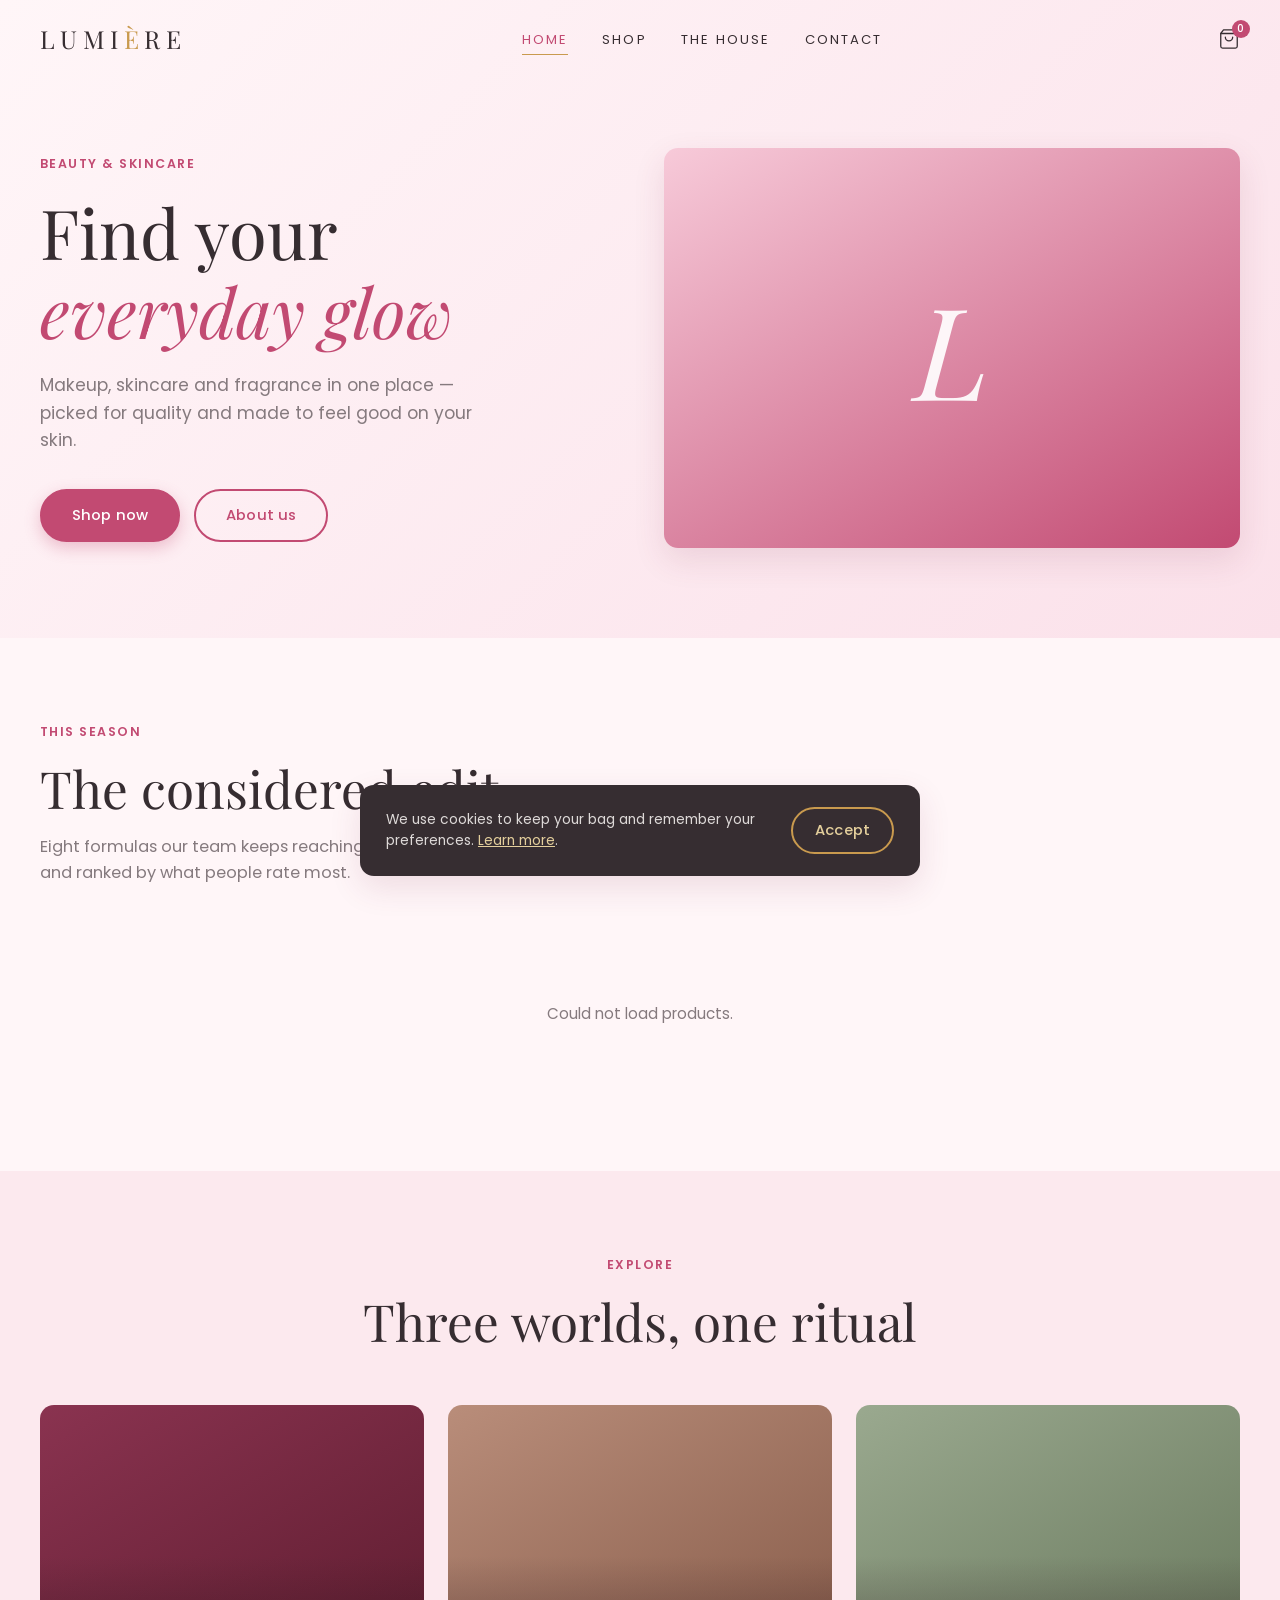
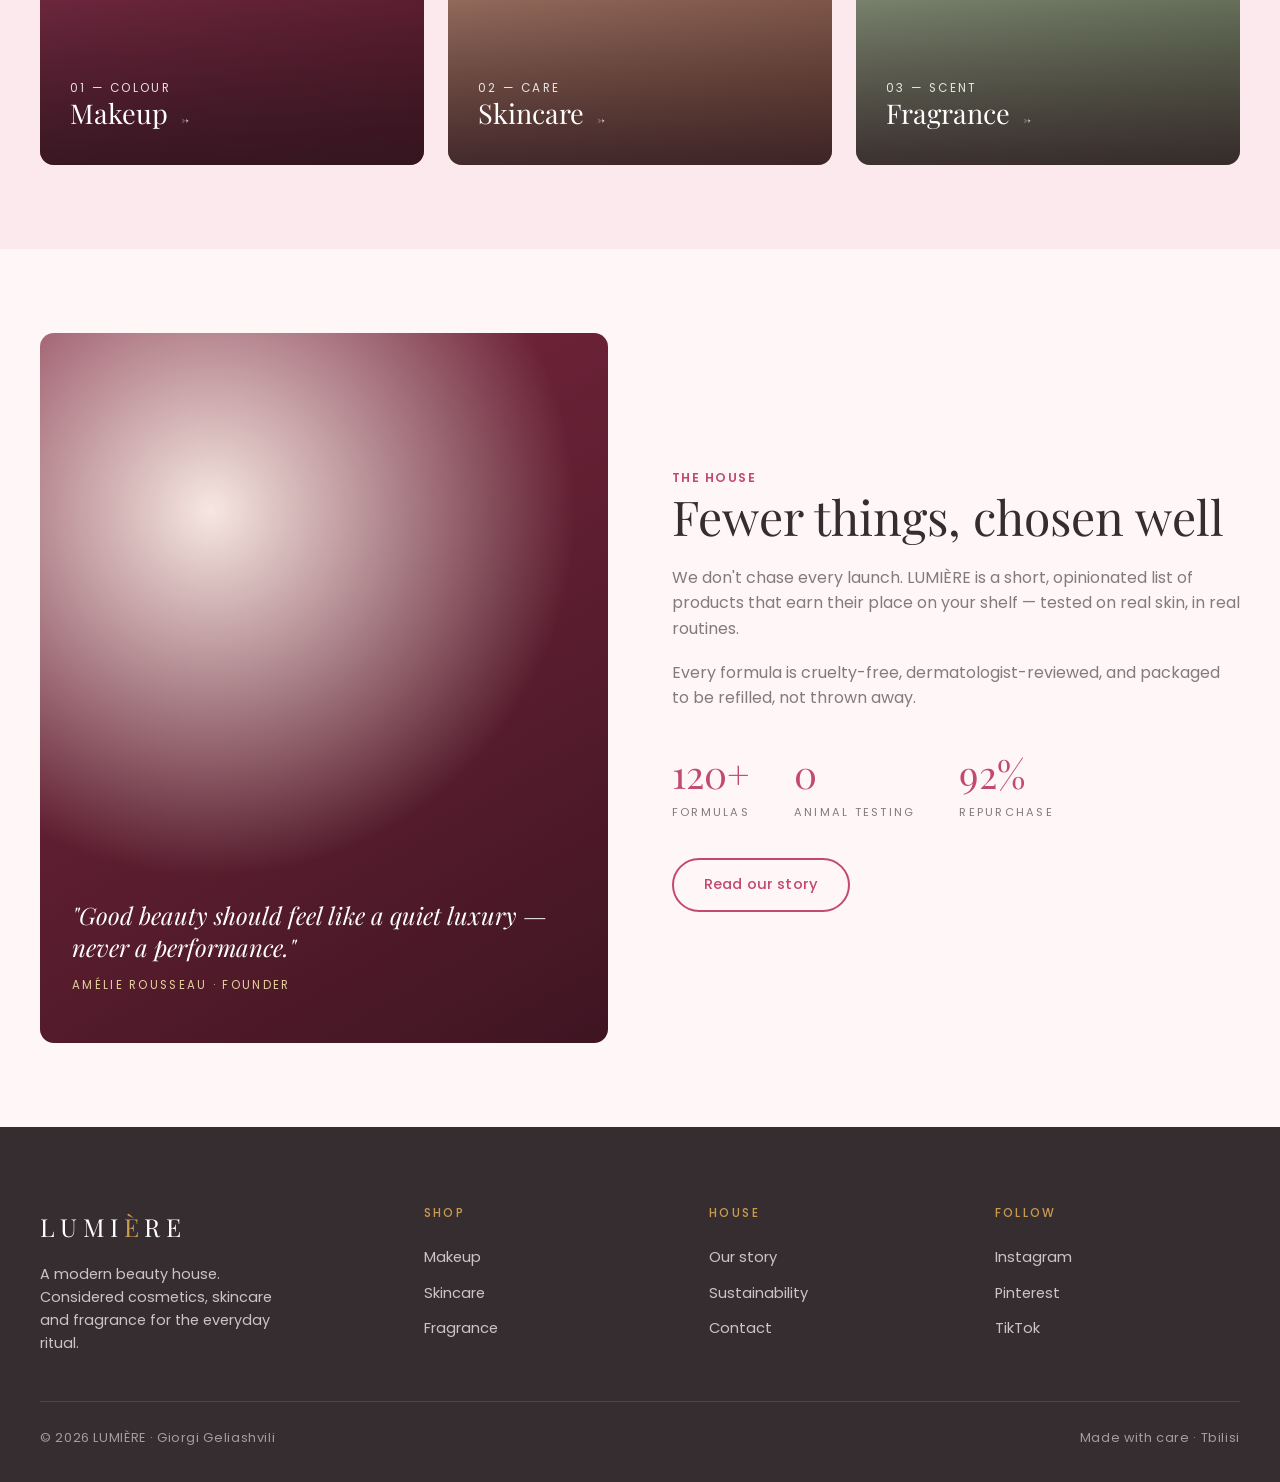
<file: index.html>
<!DOCTYPE html>
<html lang="en">
<head>
  <meta charset="UTF-8">
  <meta name="viewport" content="width=device-width, initial-scale=1.0">
  <meta name="description" content="LUMIÈRE — a modern beauty house. Clean, considered cosmetics, skincare and fragrance, chosen for how they perform and how they feel.">
  <title>LUMIÈRE — Beauty, considered</title>
  <link rel="preconnect" href="https://fonts.googleapis.com">
  <link rel="preconnect" href="https://fonts.gstatic.com" crossorigin>
  <link href="https://fonts.googleapis.com/css2?family=Playfair+Display:ital,wght@0,500;0,600;0,700;1,500;1,600&family=Poppins:wght@300;400;500;600&display=swap" rel="stylesheet">
  <link rel="stylesheet" href="css/style.css">
</head>
<body>

  <!-- ============ HEADER ============ -->
  <header class="site-header">
    <div class="header-inner">
      <a href="index.html" class="brand">LUMI<span>È</span>RE</a>

      <nav aria-label="Primary">
        <ul class="nav-menu" id="nav-menu">
          <li><a href="index.html" class="nav-link active">Home</a></li>
          <li><a href="shop.html" class="nav-link">Shop</a></li>
          <li><a href="about.html" class="nav-link">The House</a></li>
          <li><a href="contact.html" class="nav-link">Contact</a></li>
        </ul>
      </nav>

      <div class="header-actions">
        <a href="shop.html" class="cart-btn" aria-label="Shopping bag">
          <svg viewBox="0 0 24 24" fill="none" stroke-width="1.4" stroke-linecap="round" stroke-linejoin="round"><path d="M6 2 3 6v14a2 2 0 0 0 2 2h14a2 2 0 0 0 2-2V6l-3-4z"/><path d="M3 6h18"/><path d="M16 10a4 4 0 0 1-8 0"/></svg>
          <span class="cart-count">0</span>
        </a>
        <button class="nav-toggle" aria-label="Toggle menu" aria-expanded="false" aria-controls="nav-menu">
          <span></span><span></span><span></span>
        </button>
      </div>
    </div>
  </header>

  <main>
    <!-- ============ HERO ============ -->
    <section class="hero">
      <div class="hero__inner">
        <div class="hero__copy">
          <p class="eyebrow hero__eyebrow">Beauty &amp; skincare</p>
          <h1>Find your <em>everyday glow</em></h1>
          <p class="hero__lead">Makeup, skincare and fragrance in one place — picked for quality and made to feel good on your skin.</p>
          <div class="hero__cta">
            <a href="shop.html" class="btn btn--solid">Shop now</a>
            <a href="about.html" class="btn">About us</a>
          </div>
        </div>

        <div class="hero__visual" aria-hidden="true">
          <span class="hero__monogram">L</span>
        </div>
      </div>
    </section>

    <!-- ============ FEATURED PRODUCTS (from API) ============ -->
    <section class="section" id="featured">
      <div class="wrap">
        <div class="section__head">
          <span class="eyebrow">This season</span>
          <h2>The considered edit</h2>
          <p>Eight formulas our team keeps reaching for — pulled live from our catalogue and ranked by what people rate most.</p>
        </div>
        <div class="products-grid" id="featured-grid"><!-- injected by home.js --></div>
      </div>
    </section>

    <!-- ============ CATEGORIES ============ -->
    <section class="section section--tint">
      <div class="wrap">
        <div class="section__head center">
          <span class="eyebrow">Explore</span>
          <h2>Three worlds, one ritual</h2>
        </div>
        <div class="cats">
          <a href="shop.html" class="cat-card cat-card--1" data-cat="beauty">
            <img class="cat-card__product" alt="" aria-hidden="true">
            <div><span>01 — Colour</span><h3>Makeup <span class="cat-arrow">→</span></h3></div>
          </a>
          <a href="shop.html" class="cat-card cat-card--2" data-cat="skin-care">
            <img class="cat-card__product" alt="" aria-hidden="true">
            <div><span>02 — Care</span><h3>Skincare <span class="cat-arrow">→</span></h3></div>
          </a>
          <a href="shop.html" class="cat-card cat-card--3" data-cat="fragrances">
            <img class="cat-card__product" alt="" aria-hidden="true">
            <div><span>03 — Scent</span><h3>Fragrance <span class="cat-arrow">→</span></h3></div>
          </a>
        </div>
      </div>
    </section>

    <!-- ============ EDITORIAL / STORY ============ -->
    <section class="section">
      <div class="wrap editorial">
        <div class="editorial__visual">
          <p class="quote">"Good beauty should feel like a quiet luxury — never a performance."
            <small>Amélie Rousseau · Founder</small></p>
        </div>
        <div class="editorial__text">
          <span class="eyebrow">The house</span>
          <h2>Fewer things, chosen well</h2>
          <p>We don't chase every launch. LUMIÈRE is a short, opinionated list of products that earn their place on your shelf — tested on real skin, in real routines.</p>
          <p>Every formula is cruelty-free, dermatologist-reviewed, and packaged to be refilled, not thrown away.</p>
          <div class="ledger">
            <div><span class="num">120+</span><span class="lbl">Formulas</span></div>
            <div><span class="num">0</span><span class="lbl">Animal testing</span></div>
            <div><span class="num">92%</span><span class="lbl">Repurchase</span></div>
          </div>
          <a href="about.html" class="btn">Read our story</a>
        </div>
      </div>
    </section>
  </main>

  <!-- ============ FOOTER ============ -->
  <footer class="site-footer">
    <div class="wrap">
      <div class="footer-grid">
        <div>
          <a href="index.html" class="brand">LUMI<span>È</span>RE</a>
          <p>A modern beauty house. Considered cosmetics, skincare and fragrance for the everyday ritual.</p>
        </div>
        <div class="footer-col">
          <h4>Shop</h4>
          <a href="shop.html">Makeup</a>
          <a href="shop.html">Skincare</a>
          <a href="shop.html">Fragrance</a>
        </div>
        <div class="footer-col">
          <h4>House</h4>
          <a href="about.html">Our story</a>
          <a href="about.html">Sustainability</a>
          <a href="contact.html">Contact</a>
        </div>
        <div class="footer-col">
          <h4>Follow</h4>
          <a href="#">Instagram</a>
          <a href="#">Pinterest</a>
          <a href="#">TikTok</a>
        </div>
      </div>
      <div class="footer-bottom">
        <span>© <span id="year">2026</span> LUMIÈRE · Giorgi Geliashvili</span>
        <span>Made with care · Tbilisi</span>
      </div>
    </div>
  </footer>

  <!-- ============ COOKIE CONSENT ============ -->
  <aside class="cookie" role="dialog" aria-label="Cookie notice">
    <p>We use cookies to keep your bag and remember your preferences. <a href="#">Learn more</a>.</p>
    <button class="btn" id="cookie-accept">Accept</button>
  </aside>

  <script src="js/products.js"></script>
  <script src="js/main.js"></script>
  <script src="js/home.js"></script>
</body>
</html>
</file>
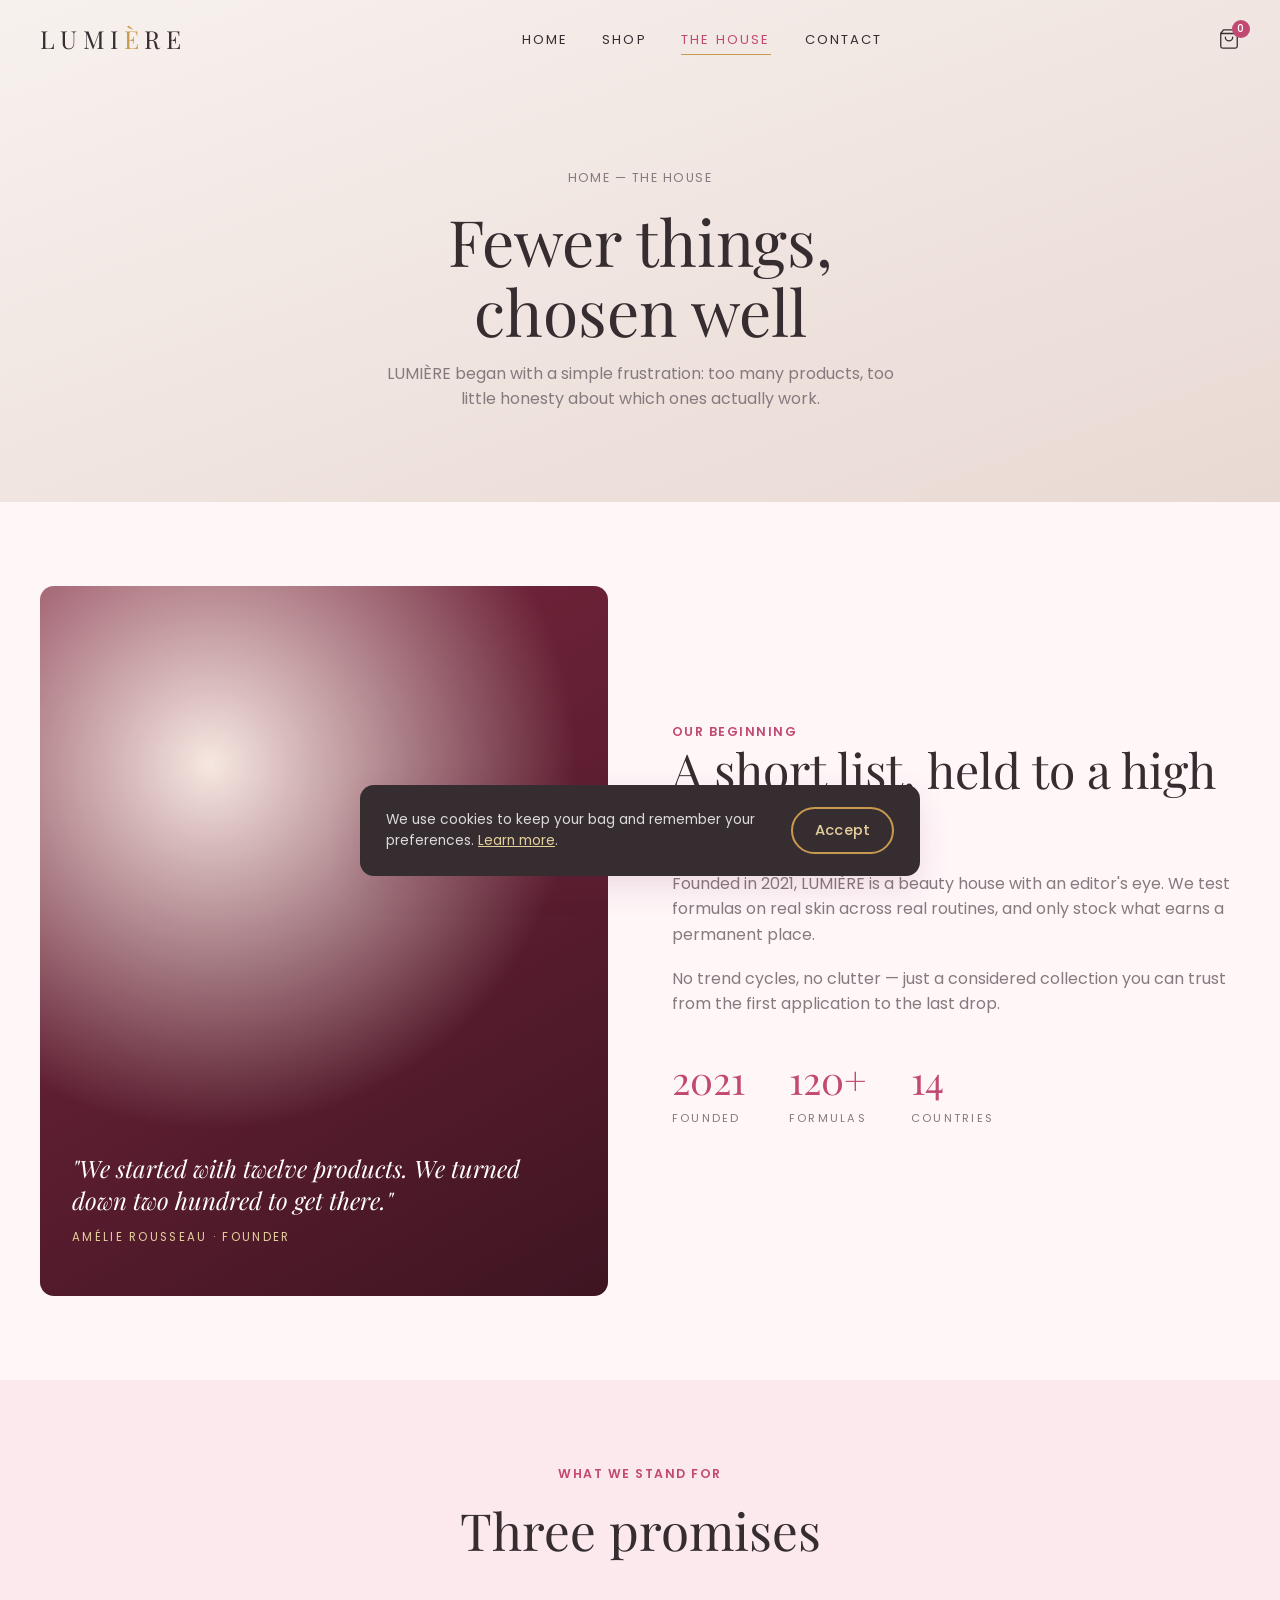
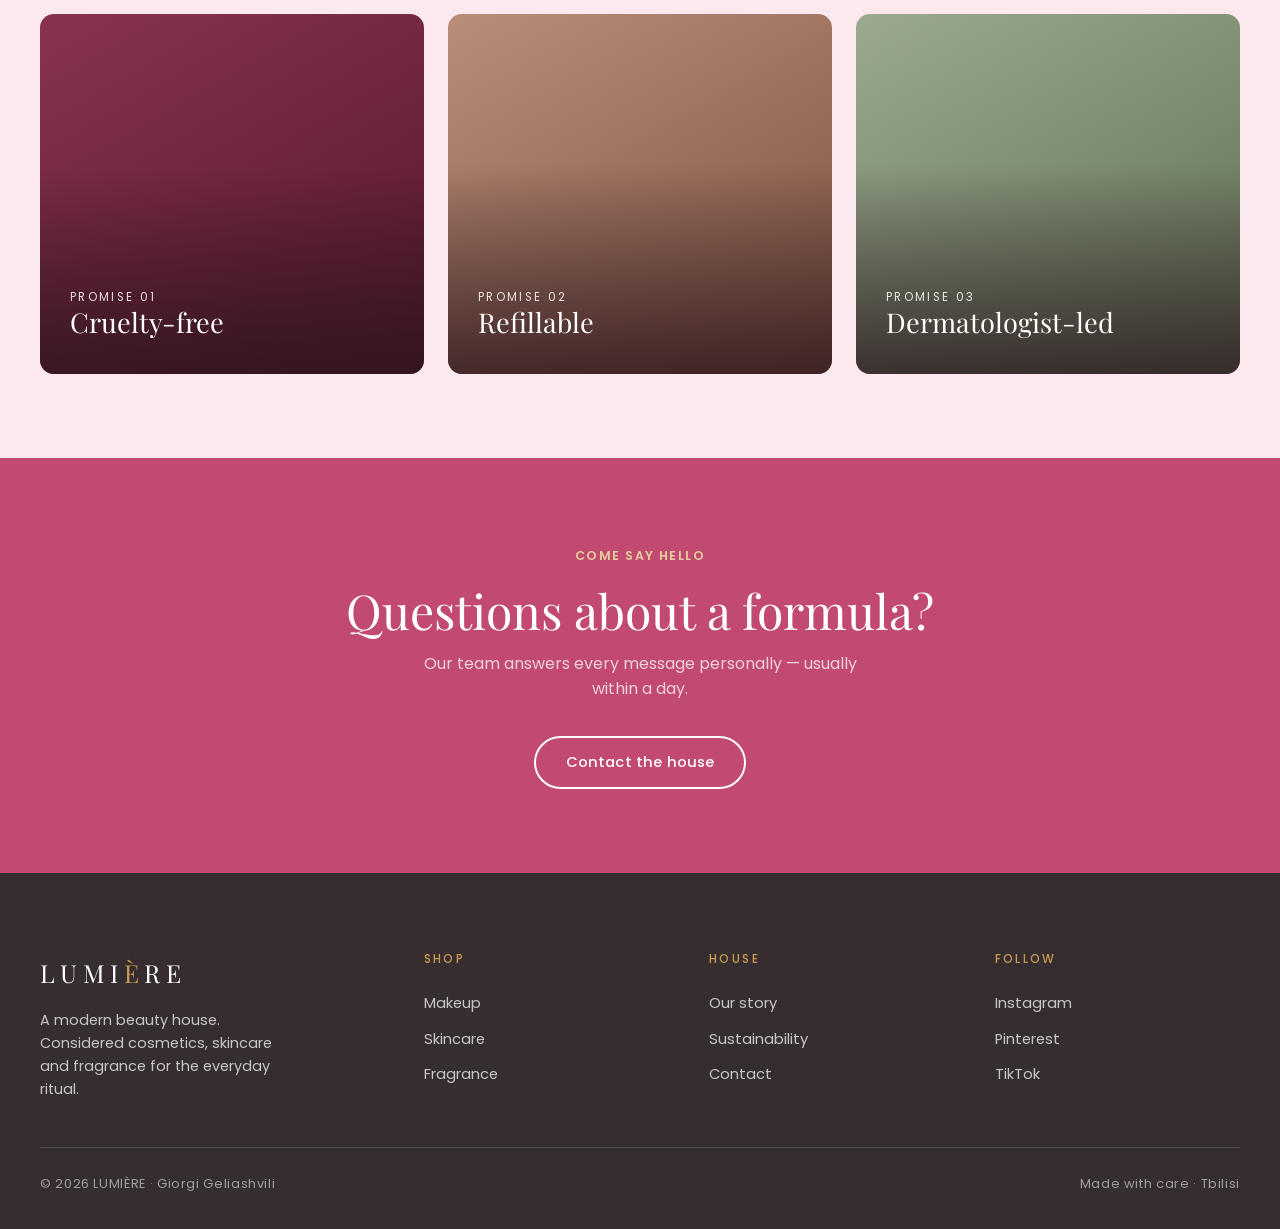
<file: about.html>
<!DOCTYPE html>
<html lang="en">
<head>
  <meta charset="UTF-8">
  <meta name="viewport" content="width=device-width, initial-scale=1.0">
  <meta name="description" content="The story behind LUMIÈRE — a beauty house built on fewer things, chosen well. Cruelty-free, refillable, dermatologist-reviewed.">
  <title>The House — LUMIÈRE</title>
  <link rel="preconnect" href="https://fonts.googleapis.com">
  <link rel="preconnect" href="https://fonts.gstatic.com" crossorigin>
  <link href="https://fonts.googleapis.com/css2?family=Playfair+Display:ital,wght@0,500;0,600;0,700;1,500;1,600&family=Poppins:wght@300;400;500;600&display=swap" rel="stylesheet">
  <link rel="stylesheet" href="css/style.css">
</head>
<body>

  <header class="site-header">
    <div class="header-inner">
      <a href="index.html" class="brand">LUMI<span>È</span>RE</a>
      <nav aria-label="Primary">
        <ul class="nav-menu" id="nav-menu">
          <li><a href="index.html" class="nav-link">Home</a></li>
          <li><a href="shop.html" class="nav-link">Shop</a></li>
          <li><a href="about.html" class="nav-link active">The House</a></li>
          <li><a href="contact.html" class="nav-link">Contact</a></li>
        </ul>
      </nav>
      <div class="header-actions">
        <a href="shop.html" class="cart-btn" aria-label="Shopping bag">
          <svg viewBox="0 0 24 24" fill="none" stroke-width="1.4" stroke-linecap="round" stroke-linejoin="round"><path d="M6 2 3 6v14a2 2 0 0 0 2 2h14a2 2 0 0 0 2-2V6l-3-4z"/><path d="M3 6h18"/><path d="M16 10a4 4 0 0 1-8 0"/></svg>
          <span class="cart-count">0</span>
        </a>
        <button class="nav-toggle" aria-label="Toggle menu" aria-expanded="false" aria-controls="nav-menu">
          <span></span><span></span><span></span>
        </button>
      </div>
    </div>
  </header>

  <main>
    <section class="page-hero">
      <div class="wrap">
        <p class="breadcrumb"><a href="index.html">Home</a> — The House</p>
        <h1>Fewer things,<br>chosen well</h1>
        <p>LUMIÈRE began with a simple frustration: too many products, too little honesty about which ones actually work.</p>
      </div>
    </section>

    <section class="section">
      <div class="wrap editorial">
        <div class="editorial__visual">
          <p class="quote">"We started with twelve products. We turned down two hundred to get there."
            <small>Amélie Rousseau · Founder</small></p>
        </div>
        <div class="editorial__text">
          <span class="eyebrow">Our beginning</span>
          <h2>A short list, held to a high bar</h2>
          <p>Founded in 2021, LUMIÈRE is a beauty house with an editor's eye. We test formulas on real skin across real routines, and only stock what earns a permanent place.</p>
          <p>No trend cycles, no clutter — just a considered collection you can trust from the first application to the last drop.</p>
          <div class="ledger">
            <div><span class="num">2021</span><span class="lbl">Founded</span></div>
            <div><span class="num">120+</span><span class="lbl">Formulas</span></div>
            <div><span class="num">14</span><span class="lbl">Countries</span></div>
          </div>
        </div>
      </div>
    </section>

    <section class="section section--tint">
      <div class="wrap">
        <div class="section__head center">
          <span class="eyebrow">What we stand for</span>
          <h2>Three promises</h2>
        </div>
        <div class="cats">
          <article class="cat-card cat-card--1">
            <div><span>Promise 01</span><h3>Cruelty-free</h3></div>
          </article>
          <article class="cat-card cat-card--2">
            <div><span>Promise 02</span><h3>Refillable</h3></div>
          </article>
          <article class="cat-card cat-card--3">
            <div><span>Promise 03</span><h3>Dermatologist-led</h3></div>
          </article>
        </div>
      </div>
    </section>

    <section class="section newsletter">
      <div class="wrap">
        <div>
          <span class="eyebrow">Come say hello</span>
          <h2>Questions about a formula?</h2>
          <p>Our team answers every message personally — usually within a day.</p>
          <a href="contact.html" class="btn btn--light">Contact the house</a>
        </div>
      </div>
    </section>
  </main>

  <footer class="site-footer">
    <div class="wrap">
      <div class="footer-grid">
        <div>
          <a href="index.html" class="brand">LUMI<span>È</span>RE</a>
          <p>A modern beauty house. Considered cosmetics, skincare and fragrance for the everyday ritual.</p>
        </div>
        <div class="footer-col">
          <h4>Shop</h4>
          <a href="shop.html">Makeup</a>
          <a href="shop.html">Skincare</a>
          <a href="shop.html">Fragrance</a>
        </div>
        <div class="footer-col">
          <h4>House</h4>
          <a href="about.html">Our story</a>
          <a href="about.html">Sustainability</a>
          <a href="contact.html">Contact</a>
        </div>
        <div class="footer-col">
          <h4>Follow</h4>
          <a href="#">Instagram</a>
          <a href="#">Pinterest</a>
          <a href="#">TikTok</a>
        </div>
      </div>
      <div class="footer-bottom">
        <span>© <span id="year">2026</span> LUMIÈRE · Giorgi Geliashvili</span>
        <span>Made with care · Tbilisi</span>
      </div>
    </div>
  </footer>

  <aside class="cookie" role="dialog" aria-label="Cookie notice">
    <p>We use cookies to keep your bag and remember your preferences. <a href="#">Learn more</a>.</p>
    <button class="btn" id="cookie-accept">Accept</button>
  </aside>

  <script src="js/products.js"></script>
  <script src="js/main.js"></script>
</body>
</html>
</file>
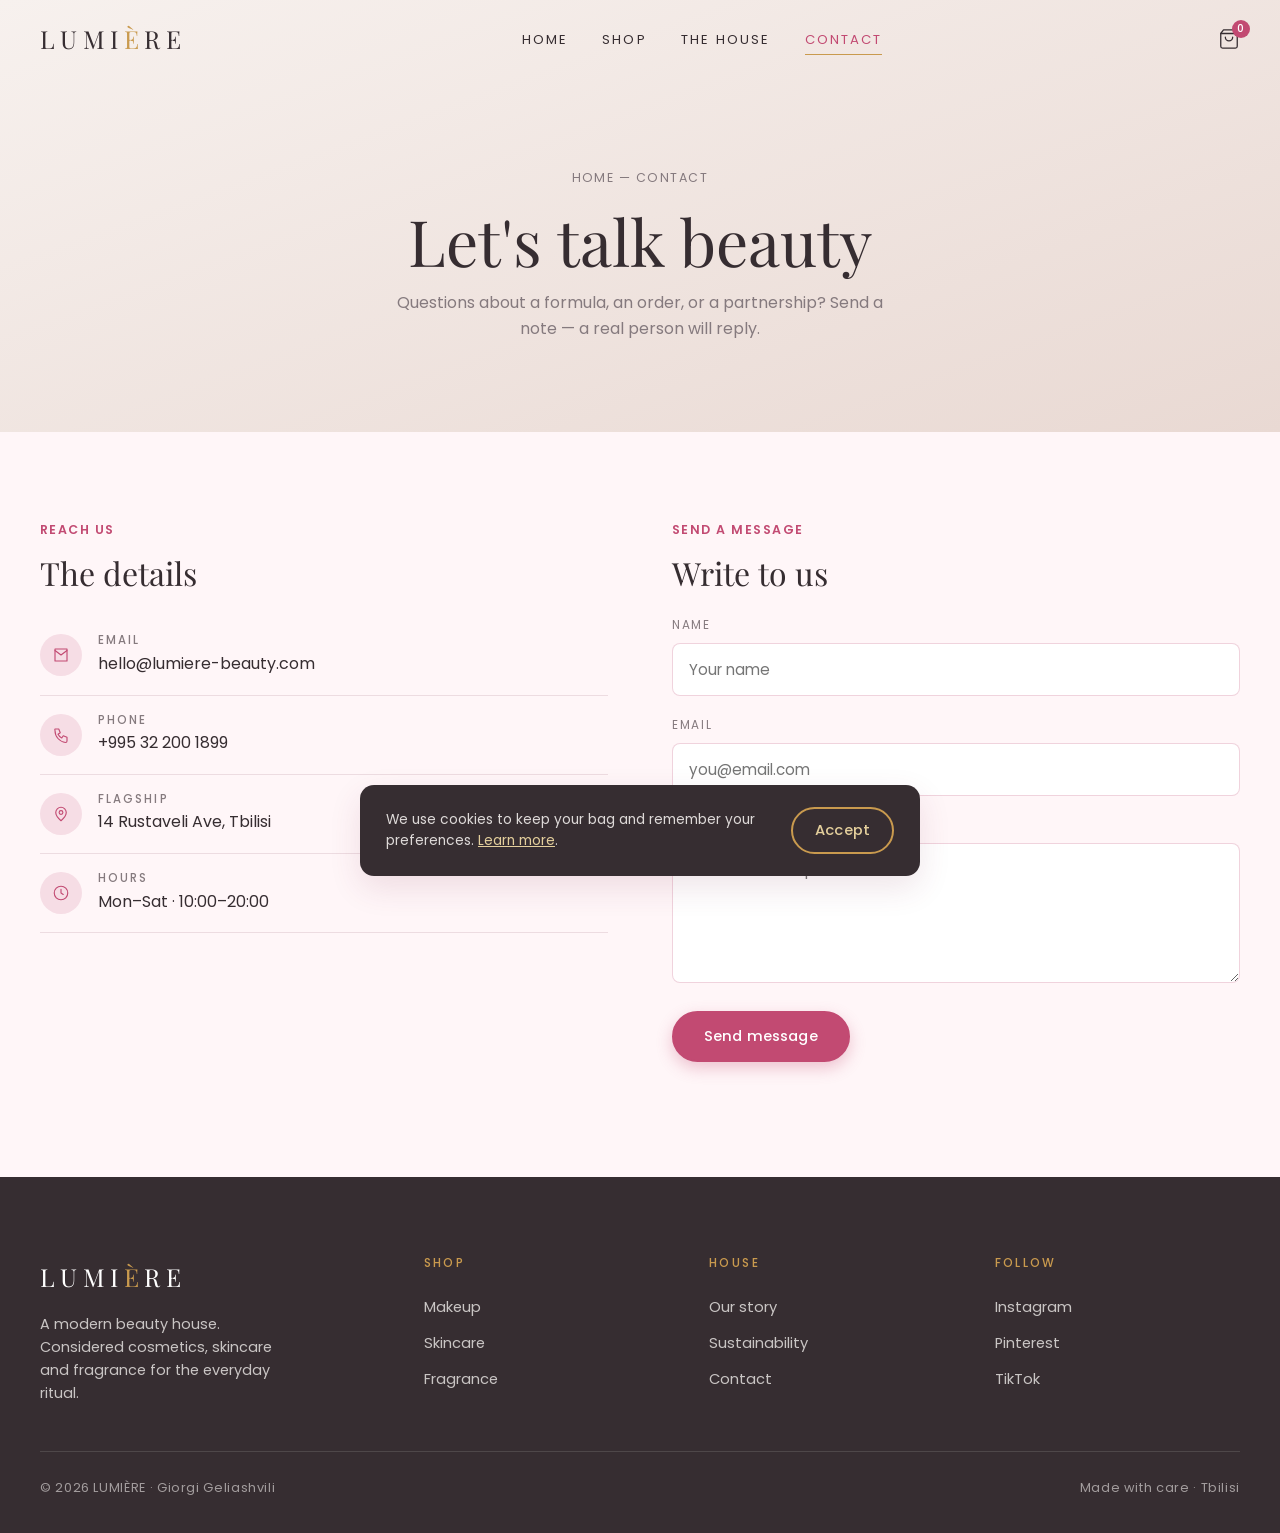
<file: contact.html>
<!DOCTYPE html>
<html lang="en">
<head>
  <meta charset="UTF-8">
  <meta name="viewport" content="width=device-width, initial-scale=1.0">
  <meta name="description" content="Contact LUMIÈRE. Questions about a formula, an order or a partnership — our team replies personally.">
  <title>Contact — LUMIÈRE</title>
  <link rel="preconnect" href="https://fonts.googleapis.com">
  <link rel="preconnect" href="https://fonts.gstatic.com" crossorigin>
  <link href="https://fonts.googleapis.com/css2?family=Playfair+Display:ital,wght@0,500;0,600;0,700;1,500;1,600&family=Poppins:wght@300;400;500;600&display=swap" rel="stylesheet">
  <link rel="stylesheet" href="css/style.css">
</head>
<body>

  <header class="site-header">
    <div class="header-inner">
      <a href="index.html" class="brand">LUMI<span>È</span>RE</a>
      <nav aria-label="Primary">
        <ul class="nav-menu" id="nav-menu">
          <li><a href="index.html" class="nav-link">Home</a></li>
          <li><a href="shop.html" class="nav-link">Shop</a></li>
          <li><a href="about.html" class="nav-link">The House</a></li>
          <li><a href="contact.html" class="nav-link active">Contact</a></li>
        </ul>
      </nav>
      <div class="header-actions">
        <a href="shop.html" class="cart-btn" aria-label="Shopping bag">
          <svg viewBox="0 0 24 24" fill="none" stroke-width="1.4" stroke-linecap="round" stroke-linejoin="round"><path d="M6 2 3 6v14a2 2 0 0 0 2 2h14a2 2 0 0 0 2-2V6l-3-4z"/><path d="M3 6h18"/><path d="M16 10a4 4 0 0 1-8 0"/></svg>
          <span class="cart-count">0</span>
        </a>
        <button class="nav-toggle" aria-label="Toggle menu" aria-expanded="false" aria-controls="nav-menu">
          <span></span><span></span><span></span>
        </button>
      </div>
    </div>
  </header>

  <main>
    <section class="page-hero">
      <div class="wrap">
        <p class="breadcrumb"><a href="index.html">Home</a> — Contact</p>
        <h1>Let's talk beauty</h1>
        <p>Questions about a formula, an order, or a partnership? Send a note — a real person will reply.</p>
      </div>
    </section>

    <section class="section">
      <div class="wrap contact-grid">
        <div>
          <span class="eyebrow">Reach us</span>
          <h2 style="font-size:2rem;margin:14px 0 26px;">The details</h2>
          <ul class="contact-info">
            <li>
              <span class="ic"><svg viewBox="0 0 24 24" fill="none" stroke-width="1.5" stroke-linecap="round" stroke-linejoin="round"><path d="M4 4h16v16H4z"/><path d="m4 6 8 6 8-6"/></svg></span>
              <div><h4>Email</h4><p>hello@lumiere-beauty.com</p></div>
            </li>
            <li>
              <span class="ic"><svg viewBox="0 0 24 24" fill="none" stroke-width="1.5" stroke-linecap="round" stroke-linejoin="round"><path d="M4 4h5l2 5-3 2a12 12 0 0 0 5 5l2-3 5 2v5a2 2 0 0 1-2 2A16 16 0 0 1 4 6a2 2 0 0 1 0-2z"/></svg></span>
              <div><h4>Phone</h4><p>+995 32 200 1899</p></div>
            </li>
            <li>
              <span class="ic"><svg viewBox="0 0 24 24" fill="none" stroke-width="1.5" stroke-linecap="round" stroke-linejoin="round"><path d="M12 21s7-6.2 7-11a7 7 0 1 0-14 0c0 4.8 7 11 7 11z"/><circle cx="12" cy="10" r="2.5"/></svg></span>
              <div><h4>Flagship</h4><p>14 Rustaveli Ave, Tbilisi</p></div>
            </li>
            <li>
              <span class="ic"><svg viewBox="0 0 24 24" fill="none" stroke-width="1.5" stroke-linecap="round" stroke-linejoin="round"><circle cx="12" cy="12" r="9"/><path d="M12 7v5l3 2"/></svg></span>
              <div><h4>Hours</h4><p>Mon–Sat · 10:00–20:00</p></div>
            </li>
          </ul>
        </div>

        <div>
          <span class="eyebrow">Send a message</span>
          <h2 style="font-size:2rem;margin:14px 0 26px;">Write to us</h2>
          <form data-form novalidate>
            <div class="form-field">
              <label for="name">Name</label>
              <input type="text" id="name" placeholder="Your name" required>
            </div>
            <div class="form-field">
              <label for="email">Email</label>
              <input type="email" id="email" placeholder="you@email.com" required>
            </div>
            <div class="form-field">
              <label for="message">Message</label>
              <textarea id="message" placeholder="How can we help?" required></textarea>
            </div>
            <button type="submit" class="btn btn--solid">Send message</button>
            <p class="form-note" role="status" style="color:var(--wine);"></p>
          </form>
        </div>
      </div>
    </section>
  </main>

  <footer class="site-footer">
    <div class="wrap">
      <div class="footer-grid">
        <div>
          <a href="index.html" class="brand">LUMI<span>È</span>RE</a>
          <p>A modern beauty house. Considered cosmetics, skincare and fragrance for the everyday ritual.</p>
        </div>
        <div class="footer-col">
          <h4>Shop</h4>
          <a href="shop.html">Makeup</a>
          <a href="shop.html">Skincare</a>
          <a href="shop.html">Fragrance</a>
        </div>
        <div class="footer-col">
          <h4>House</h4>
          <a href="about.html">Our story</a>
          <a href="about.html">Sustainability</a>
          <a href="contact.html">Contact</a>
        </div>
        <div class="footer-col">
          <h4>Follow</h4>
          <a href="#">Instagram</a>
          <a href="#">Pinterest</a>
          <a href="#">TikTok</a>
        </div>
      </div>
      <div class="footer-bottom">
        <span>© <span id="year">2026</span> LUMIÈRE · Giorgi Geliashvili</span>
        <span>Made with care · Tbilisi</span>
      </div>
    </div>
  </footer>

  <aside class="cookie" role="dialog" aria-label="Cookie notice">
    <p>We use cookies to keep your bag and remember your preferences. <a href="#">Learn more</a>.</p>
    <button class="btn" id="cookie-accept">Accept</button>
  </aside>

  <script src="js/products.js"></script>
  <script src="js/main.js"></script>
</body>
</html>
</file>
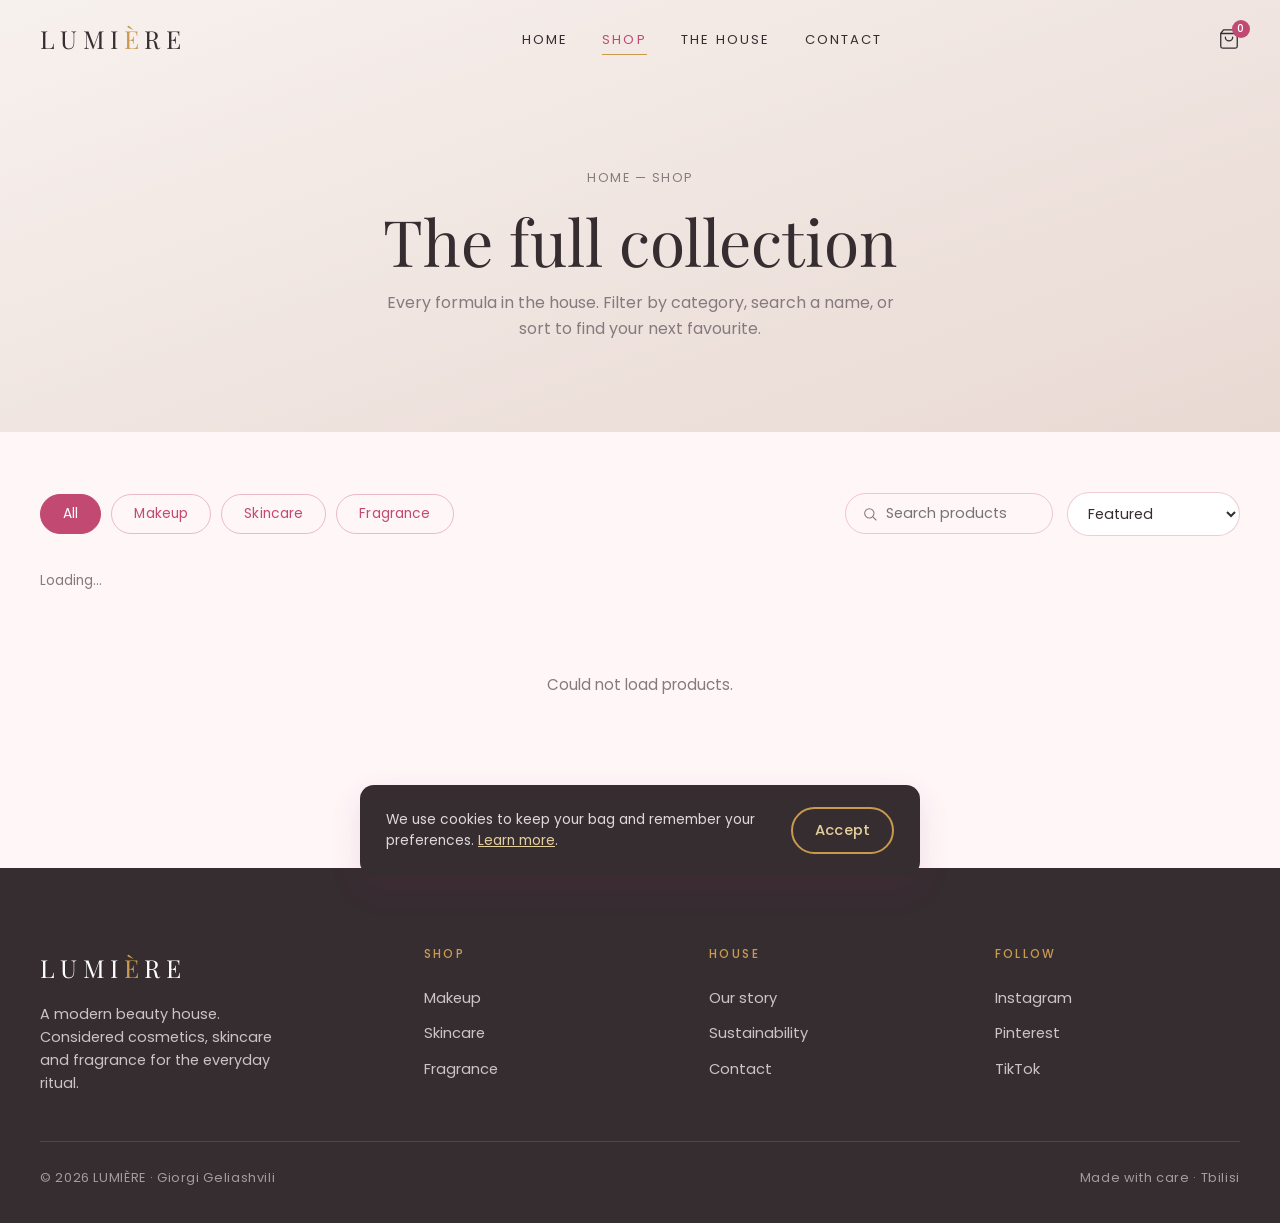
<file: shop.html>
<!DOCTYPE html>
<html lang="en">
<head>
  <meta charset="UTF-8">
  <meta name="viewport" content="width=device-width, initial-scale=1.0">
  <meta name="description" content="Shop LUMIÈRE — makeup, skincare and fragrance. Filter by category, search and sort the full collection.">
  <title>Shop — LUMIÈRE</title>
  <link rel="preconnect" href="https://fonts.googleapis.com">
  <link rel="preconnect" href="https://fonts.gstatic.com" crossorigin>
  <link href="https://fonts.googleapis.com/css2?family=Playfair+Display:ital,wght@0,500;0,600;0,700;1,500;1,600&family=Poppins:wght@300;400;500;600&display=swap" rel="stylesheet">
  <link rel="stylesheet" href="css/style.css">
</head>
<body>

  <header class="site-header">
    <div class="header-inner">
      <a href="index.html" class="brand">LUMI<span>È</span>RE</a>
      <nav aria-label="Primary">
        <ul class="nav-menu" id="nav-menu">
          <li><a href="index.html" class="nav-link">Home</a></li>
          <li><a href="shop.html" class="nav-link active">Shop</a></li>
          <li><a href="about.html" class="nav-link">The House</a></li>
          <li><a href="contact.html" class="nav-link">Contact</a></li>
        </ul>
      </nav>
      <div class="header-actions">
        <a href="shop.html" class="cart-btn" aria-label="Shopping bag">
          <svg viewBox="0 0 24 24" fill="none" stroke-width="1.4" stroke-linecap="round" stroke-linejoin="round"><path d="M6 2 3 6v14a2 2 0 0 0 2 2h14a2 2 0 0 0 2-2V6l-3-4z"/><path d="M3 6h18"/><path d="M16 10a4 4 0 0 1-8 0"/></svg>
          <span class="cart-count">0</span>
        </a>
        <button class="nav-toggle" aria-label="Toggle menu" aria-expanded="false" aria-controls="nav-menu">
          <span></span><span></span><span></span>
        </button>
      </div>
    </div>
  </header>

  <main>
    <section class="page-hero">
      <div class="wrap">
        <p class="breadcrumb"><a href="index.html">Home</a> — Shop</p>
        <h1>The full collection</h1>
        <p>Every formula in the house. Filter by category, search a name, or sort to find your next favourite.</p>
      </div>
    </section>

    <section class="shop-layout">
      <div class="wrap">
        <div class="toolbar">
          <div class="filters" role="group" aria-label="Filter by category">
            <button class="filter-chip active" data-cat="all">All</button>
            <button class="filter-chip" data-cat="beauty">Makeup</button>
            <button class="filter-chip" data-cat="skin-care">Skincare</button>
            <button class="filter-chip" data-cat="fragrances">Fragrance</button>
          </div>
          <div class="toolbar-right">
            <label class="search-box">
              <svg viewBox="0 0 24 24" fill="none" stroke-width="1.6" stroke-linecap="round" stroke-linejoin="round"><circle cx="11" cy="11" r="7"/><path d="m21 21-4.3-4.3"/></svg>
              <input type="search" id="search" placeholder="Search products" aria-label="Search products">
            </label>
            <select class="sort-select" id="sort" aria-label="Sort products">
              <option value="featured">Featured</option>
              <option value="price-asc">Price: low to high</option>
              <option value="price-desc">Price: high to low</option>
              <option value="rating">Top rated</option>
            </select>
          </div>
        </div>

        <p class="result-count" id="result-count" role="status">Loading…</p>
        <div class="products-grid" id="shop-grid"><!-- injected by shop.js --></div>
      </div>
    </section>
  </main>

  <footer class="site-footer">
    <div class="wrap">
      <div class="footer-grid">
        <div>
          <a href="index.html" class="brand">LUMI<span>È</span>RE</a>
          <p>A modern beauty house. Considered cosmetics, skincare and fragrance for the everyday ritual.</p>
        </div>
        <div class="footer-col">
          <h4>Shop</h4>
          <a href="shop.html">Makeup</a>
          <a href="shop.html">Skincare</a>
          <a href="shop.html">Fragrance</a>
        </div>
        <div class="footer-col">
          <h4>House</h4>
          <a href="about.html">Our story</a>
          <a href="about.html">Sustainability</a>
          <a href="contact.html">Contact</a>
        </div>
        <div class="footer-col">
          <h4>Follow</h4>
          <a href="#">Instagram</a>
          <a href="#">Pinterest</a>
          <a href="#">TikTok</a>
        </div>
      </div>
      <div class="footer-bottom">
        <span>© <span id="year">2026</span> LUMIÈRE · Giorgi Geliashvili</span>
        <span>Made with care · Tbilisi</span>
      </div>
    </div>
  </footer>

  <aside class="cookie" role="dialog" aria-label="Cookie notice">
    <p>We use cookies to keep your bag and remember your preferences. <a href="#">Learn more</a>.</p>
    <button class="btn" id="cookie-accept">Accept</button>
  </aside>

  <script src="js/products.js"></script>
  <script src="js/main.js"></script>
  <script src="js/shop.js"></script>
</body>
</html>
</file>
<file: css/style.css>
/* LUMIERE cosmetics store - styles
   fonts: Playfair Display + Poppins */

/* colors, fonts, etc */
:root {
  --porcelain: #fff6f8;
  --porcelain-2: #fce9ee;
  --white: #ffffff;
  --ink: #362d31;
  --ink-soft: #857a7e;
  --wine: #c24a72;
  --wine-deep: #a23a5d;
  --blush: #f6dde5;
  --rose: #e39ab0;
  --champagne: #c99a4e;
  --champagne-soft: #e4cf9c;

  --font-display: 'Playfair Display', Georgia, serif;
  --font-body: 'Poppins', 'Segoe UI', Arial, sans-serif;

  --radius: 14px;
  --radius-sm: 8px;
  --shadow-soft: 0 12px 32px rgba(120, 40, 70, .12);
  --shadow-card: 0 8px 22px rgba(120, 40, 70, .10);

  --ease: cubic-bezier(.22, .61, .36, 1);
  --header-h: 78px;
  --wrap: 1200px;
}

/* ---------- Reset ---------- */
*,
*::before,
*::after { box-sizing: border-box; margin: 0; padding: 0; }

html { scroll-behavior: smooth; }

body {
  font-family: var(--font-body);
  font-weight: 400;
  color: var(--ink);
  background: var(--porcelain);
  line-height: 1.6;
  -webkit-font-smoothing: antialiased;
  overflow-x: hidden;
}

body.no-scroll { overflow: hidden; }

img { display: block; max-width: 100%; height: auto; }
a { color: inherit; text-decoration: none; }
ul { list-style: none; }
button { font-family: inherit; cursor: pointer; border: none; background: none; color: inherit; }

/* text */
h1, h2, h3, h4 { font-family: var(--font-display); font-weight: 400; line-height: 1.1; }

.eyebrow {
  font-family: var(--font-body);
  font-size: .78rem;
  font-weight: 600;
  letter-spacing: .12em;
  text-transform: uppercase;
  color: var(--wine);
}

.wrap { width: min(100% - 48px, var(--wrap)); margin-inline: auto; }

/* ---------- Buttons ---------- */
.btn {
  display: inline-flex;
  align-items: center;
  gap: .5em;
  font-size: .92rem;
  font-weight: 500;
  letter-spacing: .01em;
  padding: 13px 30px;
  border-radius: 50px;
  border: 2px solid var(--wine);
  color: var(--wine);
  background: transparent;
  transition: background .3s var(--ease), color .3s var(--ease), transform .2s var(--ease), box-shadow .3s var(--ease);
}
.btn:hover { background: var(--wine); color: var(--white); }
.btn:active { transform: translateY(1px); }

.btn--solid { background: var(--wine); color: var(--white); box-shadow: 0 6px 16px rgba(194, 74, 114, .3); }
.btn--solid:hover { background: var(--wine-deep); border-color: var(--wine-deep); }

.btn--light { border-color: var(--white); color: var(--white); }
.btn--light:hover { background: var(--white); color: var(--wine); }

:focus-visible { outline: 2px solid var(--wine); outline-offset: 3px; }

/* ---------- Header ---------- */
.site-header {
  position: fixed;
  inset: 0 0 auto 0;
  height: var(--header-h);
  z-index: 100;
  display: flex;
  align-items: center;
  transition: background .5s var(--ease), box-shadow .5s var(--ease), height .4s var(--ease);
}
.site-header.scrolled {
  background: rgba(244, 237, 234, .92);
  backdrop-filter: blur(10px);
  box-shadow: 0 1px 0 rgba(110, 35, 56, .10);
  height: 64px;
}
.header-inner {
  width: min(100% - 48px, var(--wrap));
  margin-inline: auto;
  display: flex;
  align-items: center;
  justify-content: space-between;
  gap: 20px;
}

.brand {
  font-family: var(--font-display);
  font-size: 1.55rem;
  letter-spacing: .22em;
  color: var(--ink);
  white-space: nowrap;
}
.brand span { color: var(--champagne); }

.nav-menu { display: flex; align-items: center; gap: 34px; }
.nav-link {
  position: relative;
  font-size: .82rem;
  letter-spacing: .16em;
  text-transform: uppercase;
  font-weight: 400;
  padding: 4px 0;
  color: var(--ink);
}
.nav-link::after {
  content: "";
  position: absolute;
  left: 0; bottom: -2px;
  width: 0; height: 1px;
  background: var(--champagne);
  transition: width .4s var(--ease);
}
.nav-link:hover::after,
.nav-link.active::after { width: 100%; }
.nav-link.active { color: var(--wine); }

.header-actions { display: flex; align-items: center; gap: 18px; }

.cart-btn { position: relative; display: inline-flex; }
.cart-btn svg { width: 22px; height: 22px; stroke: var(--ink); }
.cart-count {
  position: absolute;
  top: -8px; right: -10px;
  min-width: 18px; height: 18px;
  padding: 0 5px;
  border-radius: 999px;
  background: var(--wine);
  color: var(--white);
  font-size: .66rem;
  font-weight: 500;
  display: grid;
  place-items: center;
}

/* Burger */
.nav-toggle {
  display: none;
  width: 30px; height: 22px;
  position: relative;
}
.nav-toggle span {
  position: absolute;
  left: 0; height: 1.5px; width: 100%;
  background: var(--ink);
  transition: transform .4s var(--ease), opacity .3s var(--ease), top .4s var(--ease);
}
.nav-toggle span:nth-child(1) { top: 0; }
.nav-toggle span:nth-child(2) { top: 10px; }
.nav-toggle span:nth-child(3) { top: 20px; }
.nav-toggle.open span:nth-child(1) { top: 10px; transform: rotate(45deg); }
.nav-toggle.open span:nth-child(2) { opacity: 0; }
.nav-toggle.open span:nth-child(3) { top: 10px; transform: rotate(-45deg); }

/* ---------- Hero ---------- */
.hero {
  position: relative;
  display: flex;
  align-items: center;
  padding: calc(var(--header-h) + 70px) 0 90px;
  background: linear-gradient(135deg, #fff6f8 0%, #fbe1ea 100%);
}
.hero__inner {
  width: min(100% - 48px, var(--wrap));
  margin-inline: auto;
  display: grid;
  grid-template-columns: 1fr 1fr;
  gap: 48px;
  align-items: center;
}
.hero__copy { max-width: 560px; }
.hero__eyebrow { margin-bottom: 18px; }
.hero h1 {
  font-size: clamp(2.6rem, 5.5vw, 4.3rem);
  line-height: 1.15;
  margin-bottom: 22px;
}
.hero h1 em { font-style: italic; color: var(--wine); }
.hero__lead {
  font-size: 1.08rem;
  color: var(--ink-soft);
  max-width: 440px;
  margin-bottom: 34px;
}
.hero__cta { display: flex; gap: 14px; flex-wrap: wrap; }

/* Hero visual: simple rounded panel */
.hero__visual {
  position: relative;
  min-height: 400px;
  border-radius: var(--radius);
  overflow: hidden;
  background: linear-gradient(150deg, #f7cad9, #c24a72);
  box-shadow: var(--shadow-soft);
  display: grid;
  place-items: center;
}
.hero__monogram {
  font-family: var(--font-display);
  font-size: 8rem;
  font-style: italic;
  color: rgba(255, 255, 255, .92);
}

/* ---------- Section framing ---------- */
.section { padding: 84px 0; }
.section--tint { background: var(--porcelain-2); }
.section__head { max-width: 620px; margin-bottom: 56px; }
.section__head.center { margin-inline: auto; text-align: center; }
.section__head .eyebrow { display: block; margin-bottom: 18px; }
.section__head h2 { font-size: clamp(2.1rem, 4vw, 3.2rem); margin-bottom: 18px; }
.section__head p { color: var(--ink-soft); font-size: 1.02rem; }

/* ---------- Product grid & cards ---------- */
.products-grid {
  display: grid;
  grid-template-columns: repeat(4, 1fr);
  gap: 30px;
}
.products-grid--3 { grid-template-columns: repeat(3, 1fr); }

.product-card {
  background: var(--white);
  border: 1px solid rgba(194, 74, 114, .10);
  border-radius: var(--radius);
  overflow: hidden;
  display: flex;
  flex-direction: column;
  transition: transform .4s var(--ease), box-shadow .4s var(--ease);
}
.product-card:hover { transform: translateY(-6px); box-shadow: var(--shadow-card); }

.product-card__media {
  position: relative;
  aspect-ratio: 1 / 1;
  overflow: hidden;
  background: var(--porcelain-2);
}
.product-card__media img {
  width: 100%; height: 100%;
  object-fit: contain;
  padding: 22px;
  transition: transform .7s var(--ease);
}
.product-card:hover .product-card__media img { transform: scale(1.07); }

.product-card__tag {
  position: absolute;
  top: 14px; left: 14px;
  font-size: .62rem;
  letter-spacing: .18em;
  text-transform: uppercase;
  padding: 5px 11px;
  background: var(--wine);
  color: var(--white);
}
.product-card__body { padding: 22px 22px 26px; display: flex; flex-direction: column; flex: 1; }
.product-card__brand {
  font-size: .68rem;
  letter-spacing: .2em;
  text-transform: uppercase;
  color: var(--champagne);
  margin-bottom: 8px;
}
.product-card__name {
  font-family: var(--font-display);
  font-size: 1.22rem;
  line-height: 1.25;
  margin-bottom: 10px;
  position: relative;
  display: inline-block;
}
.product-card__rating { font-size: .8rem; color: var(--ink-soft); margin-bottom: 16px; }
.product-card__rating .star { color: var(--champagne); }
.product-card__foot {
  margin-top: auto;
  display: flex;
  align-items: center;
  justify-content: space-between;
  gap: 12px;
}
.product-card__price { font-family: var(--font-display); font-size: 1.35rem; color: var(--wine); }
.add-btn {
  font-size: .82rem;
  letter-spacing: .01em;
  font-weight: 500;
  padding: 9px 20px;
  border-radius: 50px;
  border: 1.5px solid var(--wine);
  color: var(--wine);
  transition: background .3s var(--ease), color .3s var(--ease), border-color .3s var(--ease);
}
.add-btn:hover { background: var(--wine); color: var(--white); }

/* loading / status */
.grid-status {
  grid-column: 1 / -1;
  text-align: center;
  padding: 60px 0;
  color: var(--ink-soft);
  font-size: .95rem;
}
.spinner {
  width: 34px; height: 34px;
  margin: 0 auto 16px;
  border: 2px solid var(--blush);
  border-top-color: var(--wine);
  border-radius: 50%;
  animation: spin .9s linear infinite;
}
@keyframes spin { to { transform: rotate(360deg); } }

/* ---------- Categories strip ---------- */
.cats { display: grid; grid-template-columns: repeat(3, 1fr); gap: 24px; }
.cat-card {
  position: relative;
  min-height: 360px;
  display: flex;
  align-items: flex-end;
  padding: 30px;
  overflow: hidden;
  color: var(--white);
  isolation: isolate;
  border-radius: var(--radius);
}
/* colored gradient base (layer 0) */
.cat-card::before {
  content: "";
  position: absolute; inset: 0; z-index: 0;
  transition: transform .7s var(--ease);
}
.cat-card:hover::before { transform: scale(1.05); }
.cat-card--1::before { background: linear-gradient(150deg, #8a3350, #551829); }
.cat-card--2::before { background: linear-gradient(150deg, #b98d7a, #7d5240); }
.cat-card--3::before { background: linear-gradient(150deg, #9aa98f, #5f6f53); }
/* product image floats above the gradient (layer 1) */
.cat-card__product {
  position: absolute;
  z-index: 1;
  top: 7%;
  left: 50%;
  width: 62%;
  max-height: 60%;
  transform: translateX(-50%);
  object-fit: contain;
  filter: drop-shadow(0 22px 30px rgba(0, 0, 0, .42));
  transition: transform .7s var(--ease);
}
.cat-card:hover .cat-card__product { transform: translateX(-50%) scale(1.06); }
/* dark scrim so the label stays legible (layer 2) */
.cat-card::after {
  content: "";
  position: absolute; inset: 0; z-index: 2;
  background: linear-gradient(180deg, rgba(40, 20, 28, 0) 42%, rgba(40, 20, 28, .74) 100%);
  pointer-events: none;
}
.cat-card > div { position: relative; z-index: 3; }
.cat-card h3 { font-size: 1.7rem; margin-bottom: 6px; }
.cat-card span { font-size: .74rem; letter-spacing: .2em; text-transform: uppercase; opacity: .85; }
.cat-card .cat-arrow { margin-left: 6px; transition: margin-left .4s var(--ease); display: inline-block; }
.cat-card:hover .cat-arrow { margin-left: 14px; }

/* ---------- Editorial split ---------- */
.editorial { display: grid; grid-template-columns: 1fr 1fr; align-items: center; gap: 64px; }
.editorial__visual {
  position: relative;
  aspect-ratio: 4 / 5;
  border-radius: var(--radius);
  background:
    radial-gradient(circle at 30% 25%, #f6e7e1, transparent 55%),
    linear-gradient(150deg, #7d2740, #3f1522);
  overflow: hidden;
}
.editorial__visual .quote {
  position: absolute;
  inset: auto 32px 32px 32px;
  font-family: var(--font-display);
  font-style: italic;
  font-size: 1.5rem;
  color: var(--white);
  line-height: 1.35;
}
.editorial__visual .quote small {
  display: block;
  font-family: var(--font-body);
  font-style: normal;
  font-size: .72rem;
  letter-spacing: .2em;
  text-transform: uppercase;
  margin-top: 14px;
  color: var(--champagne-soft);
}
.editorial h2 { font-size: clamp(2rem, 4vw, 3rem); margin-bottom: 22px; }
.editorial p { color: var(--ink-soft); margin-bottom: 18px; }
.editorial .ledger { display: flex; gap: 44px; margin: 32px 0 36px; }
.editorial .ledger div span { display: block; }
.editorial .ledger .num { font-family: var(--font-display); font-size: 2.4rem; color: var(--wine); }
.editorial .ledger .lbl { font-size: .7rem; letter-spacing: .2em; text-transform: uppercase; color: var(--ink-soft); }

/* ---------- Newsletter ---------- */
.newsletter { background: var(--wine); color: var(--white); text-align: center; }
.newsletter .eyebrow { color: var(--champagne-soft); }
.newsletter h2 { font-size: clamp(2rem, 4vw, 3rem); margin: 16px 0 14px; }
.newsletter p { color: rgba(251,248,246,.78); max-width: 460px; margin: 0 auto 34px; }
.subscribe {
  display: flex; gap: 12px; max-width: 480px; margin: 0 auto;
}
.subscribe input {
  flex: 1;
  background: rgba(255,255,255,.12);
  border: 1px solid rgba(255,255,255,.45);
  border-radius: 50px;
  color: var(--white);
  padding: 14px 20px;
  font-family: inherit;
  font-size: .95rem;
}
.subscribe input::placeholder { color: rgba(251,248,246,.55); }
.subscribe input:focus { outline: none; border-color: var(--champagne-soft); }
.form-note { margin-top: 16px; font-size: .82rem; color: var(--champagne-soft); min-height: 1.2em; }

/* ---------- Footer ---------- */
.site-footer { background: var(--ink); color: rgba(251,248,246,.75); padding: 80px 0 34px; }
.footer-grid {
  display: grid;
  grid-template-columns: 1.4fr 1fr 1fr 1fr;
  gap: 40px;
  padding-bottom: 46px;
  border-bottom: 1px solid rgba(251,248,246,.12);
}
.footer-grid .brand { color: var(--white); display: inline-block; margin-bottom: 16px; }
.footer-grid p { font-size: .9rem; max-width: 260px; }
.footer-col h4 {
  font-family: var(--font-body);
  font-size: .74rem;
  letter-spacing: .2em;
  text-transform: uppercase;
  color: var(--champagne);
  margin-bottom: 20px;
  font-weight: 500;
}
.footer-col a { display: block; font-size: .92rem; padding: 6px 0; transition: color .3s var(--ease); }
.footer-col a:hover { color: var(--white); }
.footer-bottom {
  padding-top: 26px;
  display: flex;
  justify-content: space-between;
  gap: 16px;
  flex-wrap: wrap;
  font-size: .8rem;
  letter-spacing: .05em;
  color: rgba(251,248,246,.55);
}

/* ---------- Page hero (inner pages) ---------- */
.page-hero {
  padding: calc(var(--header-h) + 90px) 0 90px;
  background: linear-gradient(160deg, #F7F1EE, #E9D9D3);
  text-align: center;
}
.page-hero h1 { font-size: clamp(2.6rem, 5vw, 4rem); margin: 18px 0 14px; }
.page-hero p { color: var(--ink-soft); max-width: 520px; margin: 0 auto; }
.breadcrumb { font-size: .78rem; letter-spacing: .12em; text-transform: uppercase; color: var(--ink-soft); }
.breadcrumb a:hover { color: var(--wine); }

/* ---------- Shop toolbar (multiselect filter) ---------- */
.shop-layout { padding: 60px 0 110px; }
.toolbar {
  display: flex;
  align-items: center;
  justify-content: space-between;
  gap: 20px;
  flex-wrap: wrap;
  margin-bottom: 34px;
}
.filters { display: flex; gap: 10px; flex-wrap: wrap; }
.filter-chip {
  font-size: .86rem;
  letter-spacing: .01em;
  padding: 9px 22px;
  border-radius: 50px;
  border: 1.5px solid rgba(194,74,114,.35);
  color: var(--wine);
  transition: background .3s var(--ease), color .3s var(--ease), border-color .3s var(--ease);
}
.filter-chip:hover { border-color: var(--wine); }
.filter-chip.active { background: var(--wine); color: var(--white); border-color: var(--wine); }

.toolbar-right { display: flex; align-items: center; gap: 14px; }
.search-box {
  display: flex; align-items: center; gap: 8px;
  border: 1px solid rgba(194,74,114,.28);
  border-radius: 50px;
  padding: 9px 16px;
}
.search-box svg { width: 16px; height: 16px; stroke: var(--ink-soft); }
.search-box input {
  border: none; background: transparent; font-family: inherit;
  font-size: .9rem; color: var(--ink); width: 150px;
}
.search-box input:focus { outline: none; }
.sort-select {
  border: 1px solid rgba(194,74,114,.28);
  border-radius: 50px;
  padding: 10px 16px;
  font-family: inherit;
  font-size: .88rem;
  color: var(--ink);
  background: var(--white);
}
.result-count { font-size: .85rem; color: var(--ink-soft); margin-bottom: 22px; }

/* ---------- Contact ---------- */
.contact-grid { display: grid; grid-template-columns: 1fr 1fr; gap: 64px; align-items: start; }
.contact-info li { display: flex; gap: 16px; padding: 18px 0; border-bottom: 1px solid rgba(110,35,56,.12); }
.contact-info .ic { width: 42px; height: 42px; flex: none; display: grid; place-items: center; border-radius: 50%; background: var(--blush); }
.contact-info .ic svg { width: 18px; height: 18px; stroke: var(--wine); }
.contact-info h4 { font-family: var(--font-body); font-size: .72rem; letter-spacing: .18em; text-transform: uppercase; color: var(--ink-soft); font-weight: 500; margin-bottom: 4px; }
.contact-info p { color: var(--ink); }

.form-field { margin-bottom: 20px; }
.form-field label { display: block; font-size: .74rem; letter-spacing: .14em; text-transform: uppercase; color: var(--ink-soft); margin-bottom: 8px; }
.form-field input,
.form-field textarea {
  width: 100%;
  border: 1px solid rgba(194,74,114,.24);
  border-radius: var(--radius-sm);
  background: var(--white);
  padding: 14px 16px;
  font-family: inherit;
  font-size: .95rem;
  color: var(--ink);
}
.form-field input:focus,
.form-field textarea:focus { outline: none; border-color: var(--wine); }
.form-field textarea { min-height: 140px; resize: vertical; }

/* ---------- Cookie banner ---------- */
.cookie {
  position: fixed;
  left: 24px; right: 24px; bottom: 24px;
  z-index: 200;
  max-width: 560px;
  margin-inline: auto;
  background: var(--ink);
  color: rgba(251,248,246,.85);
  padding: 22px 26px;
  display: flex;
  align-items: center;
  gap: 20px;
  border-radius: var(--radius);
  box-shadow: var(--shadow-soft);
  transform: translateY(150%);
  transition: transform .6s var(--ease);
}
.cookie.show { transform: translateY(0); }
.cookie p { font-size: .86rem; line-height: 1.5; }
.cookie p a { color: var(--champagne-soft); text-decoration: underline; }
.cookie .btn { flex: none; padding: 11px 22px; border-color: var(--champagne); color: var(--champagne-soft); }
.cookie .btn:hover { background: var(--champagne); color: var(--ink); }

/* ---------- Back to top ---------- */
.to-top {
  position: fixed;
  right: 24px; bottom: 24px;
  z-index: 150;
  width: 48px; height: 48px;
  display: grid; place-items: center;
  background: var(--wine);
  color: var(--white);
  border-radius: 50%;
  box-shadow: var(--shadow-card);
  opacity: 0;
  visibility: hidden;
  transform: translateY(14px);
  transition: opacity .4s var(--ease), transform .4s var(--ease), visibility .4s, background .4s var(--ease);
}
.to-top.show { opacity: 1; visibility: visible; transform: none; }
.to-top:hover { background: var(--wine-deep); }
.to-top svg { width: 20px; height: 20px; stroke: currentColor; }

/* toast */
.toast {
  position: fixed;
  top: calc(var(--header-h) + 12px);
  right: 24px;
  z-index: 250;
  background: var(--ink);
  color: var(--white);
  padding: 14px 22px;
  font-size: .88rem;
  letter-spacing: .01em;
  border-radius: 50px;
  box-shadow: var(--shadow-card);
  transform: translateX(140%);
  transition: transform .5s var(--ease);
}
.toast.show { transform: none; }

/* responsive: 1024 / 768 / 480 / 320 */
@media (max-width: 1024px) {
  .products-grid { grid-template-columns: repeat(3, 1fr); }
  .hero__inner { gap: 30px; }
  .hero__visual { min-height: 340px; }
  .hero__monogram { font-size: 6rem; }
  .editorial { gap: 40px; }
  .footer-grid { grid-template-columns: 1fr 1fr; gap: 34px; }
}

@media (max-width: 768px) {
  :root { --header-h: 66px; }
  .nav-toggle { display: block; }
  .nav-menu {
    position: fixed;
    inset: 0 0 0 auto;
    width: min(78vw, 340px);
    flex-direction: column;
    align-items: flex-start;
    justify-content: center;
    gap: 26px;
    padding: 40px;
    background: var(--porcelain);
    box-shadow: var(--shadow-soft);
    transform: translateX(100%);
    transition: transform .5s var(--ease);
  }
  .nav-menu.open { transform: translateX(0); }
  .nav-link { font-size: 1.05rem; }

  .hero { padding: calc(var(--header-h) + 50px) 0 60px; }
  .hero__inner { grid-template-columns: 1fr; }
  .hero__visual { order: -1; min-height: 240px; }
  .hero__monogram { font-size: 5rem; }

  .section { padding: 80px 0; }
  .products-grid { grid-template-columns: repeat(2, 1fr); gap: 20px; }
  .cats { grid-template-columns: 1fr; }
  .editorial { grid-template-columns: 1fr; gap: 34px; }
  .editorial__visual { aspect-ratio: 16 / 11; }
  .contact-grid { grid-template-columns: 1fr; gap: 40px; }
  .footer-grid { grid-template-columns: 1fr 1fr; }
  .toolbar { flex-direction: column; align-items: stretch; }
  .toolbar-right { justify-content: space-between; }
  .search-box input { width: 100%; }
}

@media (max-width: 480px) {
  .wrap, .header-inner, .hero__inner { width: min(100% - 32px, var(--wrap)); }
  .hero h1 { font-size: 2.6rem; }
  .hero__lead { font-size: .98rem; }
  .hero__cta { flex-direction: column; }
  .hero__cta .btn { justify-content: center; }
  .products-grid { grid-template-columns: 1fr 1fr; gap: 14px; }
  .product-card__body { padding: 16px 16px 20px; }
  .product-card__name { font-size: 1.06rem; }
  .product-card__foot { flex-direction: column; align-items: flex-start; gap: 12px; }
  .add-btn { width: 100%; text-align: center; }
  .section { padding: 64px 0; }
  .section__head { margin-bottom: 40px; }
  .footer-grid { grid-template-columns: 1fr; }
  .subscribe { flex-direction: column; }
  .editorial .ledger { gap: 28px; }
  .cookie { flex-direction: column; align-items: flex-start; left: 16px; right: 16px; }
  .toast { right: 16px; left: 16px; }
}

@media (max-width: 320px) {
  .wrap, .header-inner, .hero__inner { width: calc(100% - 24px); }
  .brand { font-size: 1.3rem; letter-spacing: .16em; }
  .hero h1 { font-size: 2.2rem; }
  .products-grid { grid-template-columns: 1fr; }
  .product-card__foot { flex-direction: row; }
  .btn { padding: 13px 22px; font-size: .72rem; }
  .filter-chip { padding: 9px 14px; }
}

/* reduce motion */
@media (prefers-reduced-motion: reduce) {
  * { animation-duration: .001ms !important; transition-duration: .001ms !important; scroll-behavior: auto !important; }
}
</file>
